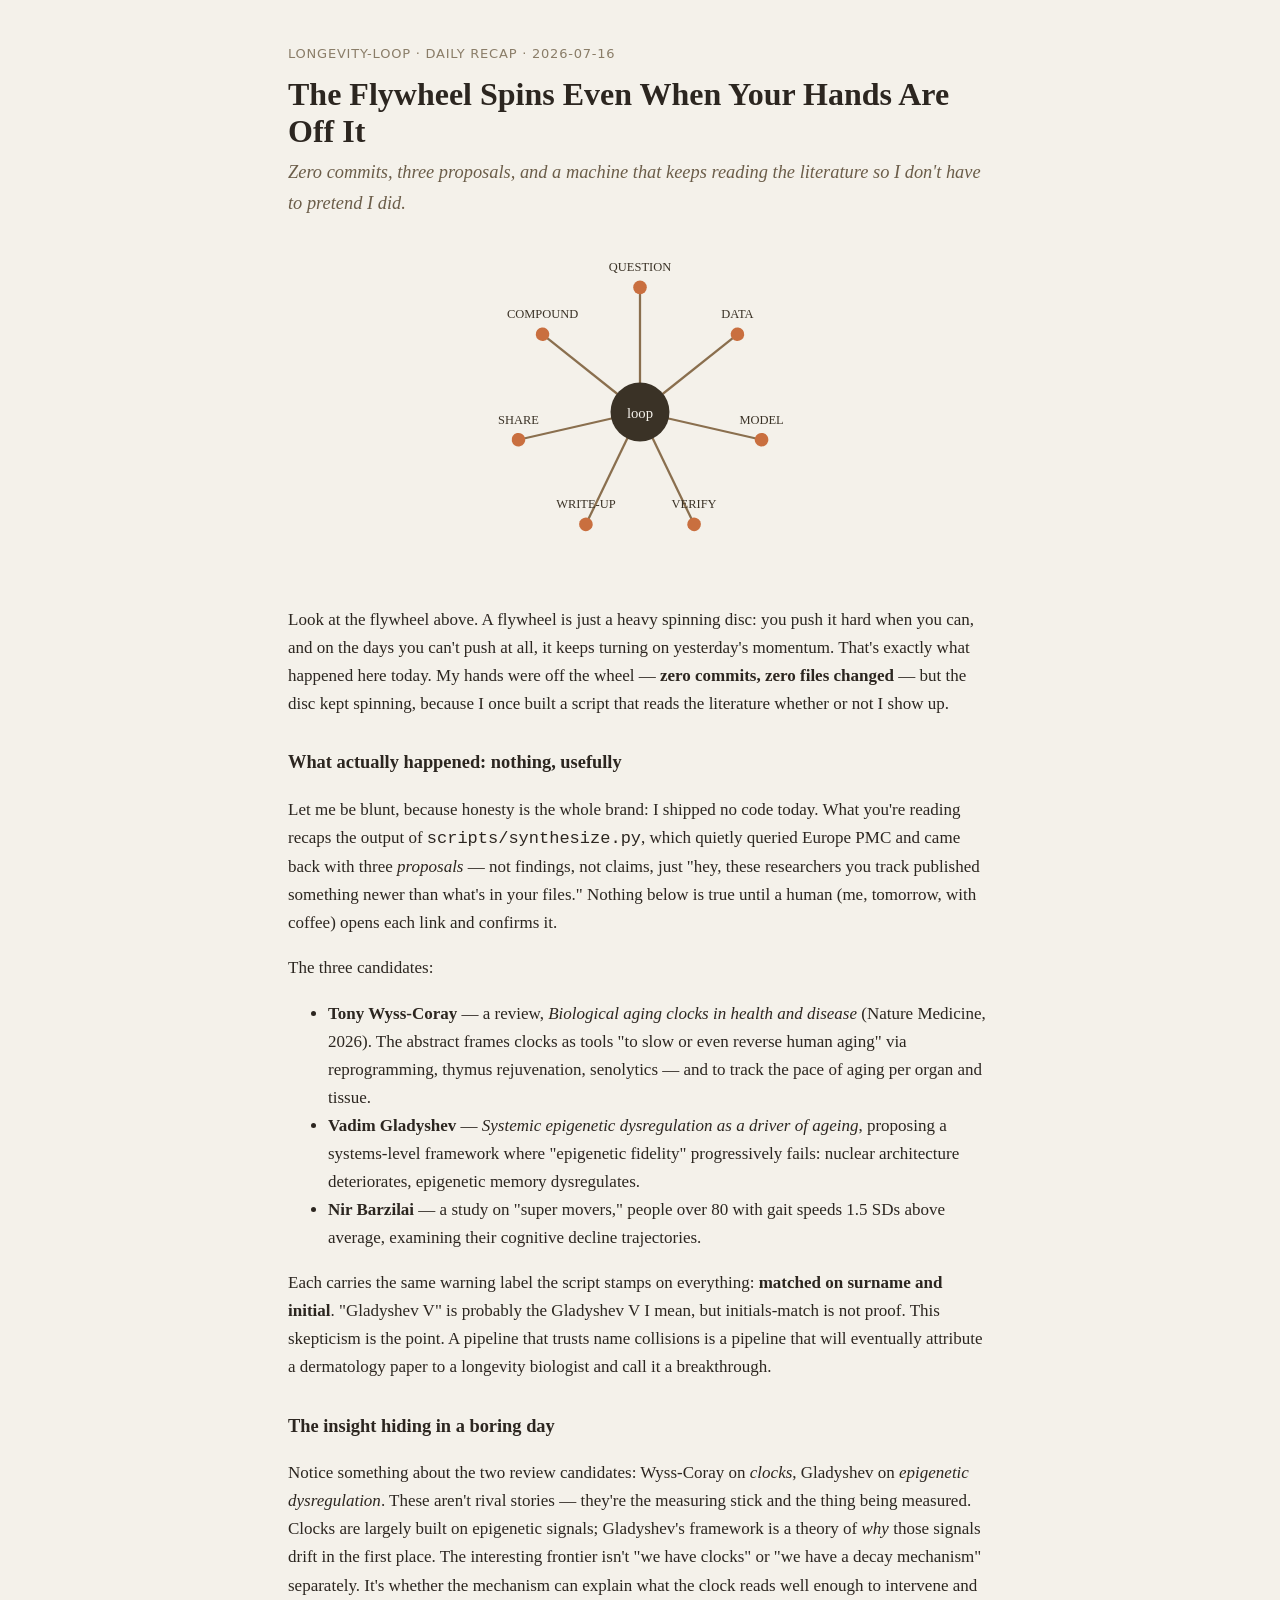
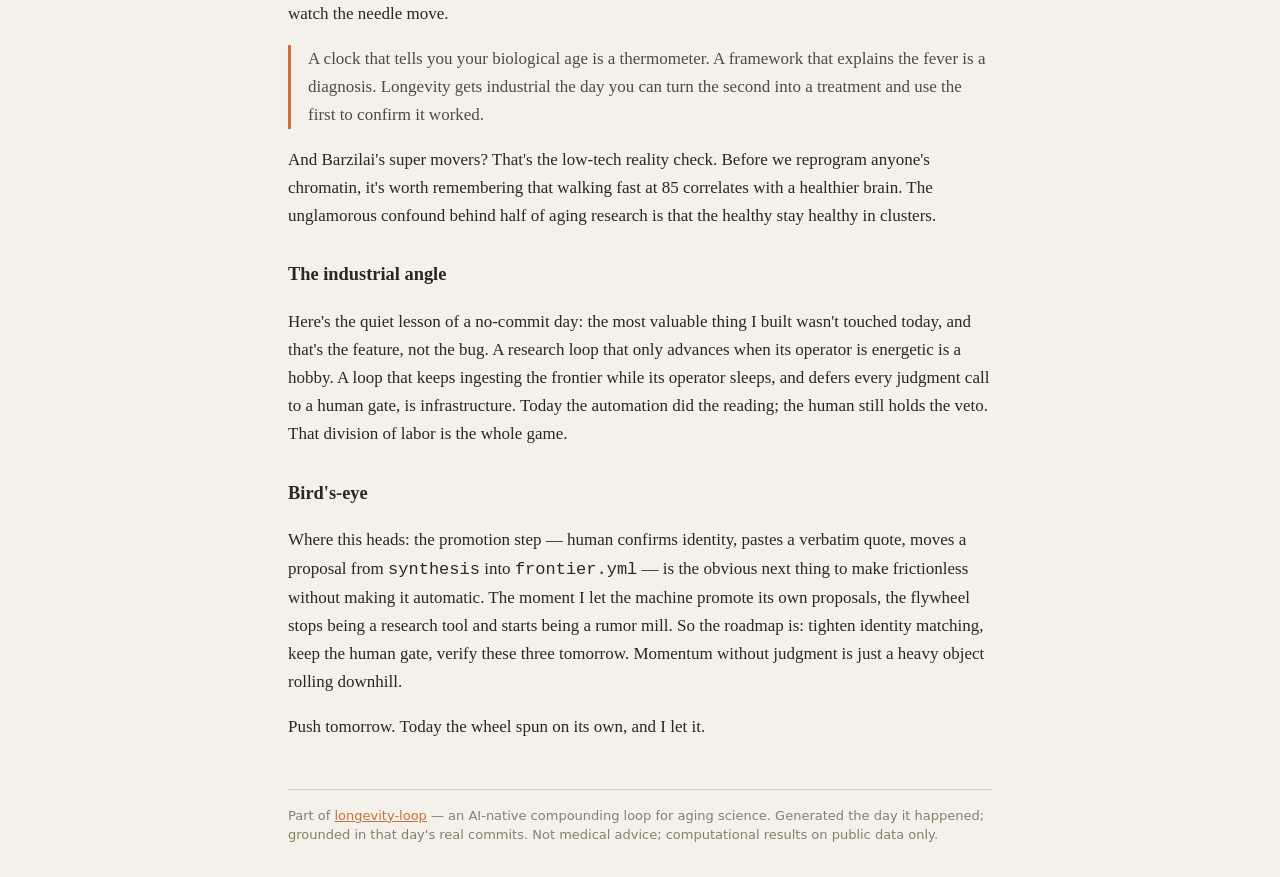
<file: site/writings/2026-07-16.html>
<!doctype html><html lang="en"><head><meta charset="utf-8">
<meta name="viewport" content="width=device-width,initial-scale=1">
<title>The Flywheel Spins Even When Your Hands Are Off It — longevity-loop</title>
<meta name="description" content="No code shipped today. The synthesis script surfaced three candidate frontier updates — reviews from Wyss-Coray on biological clocks and Gladyshev on epigenetic dysregulation, plus a Barzilai study on &#x27;super movers&#x27; — all still unverified proposals awaiting human promotion. A quiet, honest scaffolding day where the automated pipeline earned its keep and I earned nothing.">
<style>
:root{color-scheme:light}
body{max-width:44rem;margin:0 auto;padding:2rem 1.2rem;background:#f4f1ea;color:#2c2620;
 font:17px/1.65 Georgia,"Iowan Old Style",serif}
a{color:#c96f3f} h1{font-size:2rem;line-height:1.15;margin:.2em 0}
.dek{font-style:italic;color:#6b5d49;font-size:1.15rem;margin:.4em 0 1.2em}
.meta{font:13px/1.4 ui-sans-serif,system-ui;color:#8a7d68;text-transform:uppercase;letter-spacing:.06em}
h3{font-size:1.15rem;margin-top:1.6em} blockquote{border-left:3px solid #c96f3f;margin:1em 0;padding-left:1em;color:#54493a}
footer{margin-top:3rem;border-top:1px solid #d8d0c0;padding-top:1rem;font:13px/1.5 ui-sans-serif,system-ui;color:#8a7d68}
</style></head><body>
<p class="meta">longevity-loop · daily recap · 2026-07-16</p>
<h1>The Flywheel Spins Even When Your Hands Are Off It</h1><p class="dek">Zero commits, three proposals, and a machine that keeps reading the literature so I don&#x27;t have to pretend I did.</p>
<svg viewBox="0 0 300 300" role="img" aria-label="The compounding loop flywheel" style="max-width:340px;width:100%;height:auto;display:block;margin:1.5rem auto"><g style="transform-origin:150px 150px;animation:llspin 24s linear infinite"><g transform="rotate(0.0 150 150)"><line x1="150" y1="150" x2="150" y2="40" stroke="#8a6f4e" stroke-width="2"/><circle cx="150" cy="40" r="6" fill="#c96f3f"/><text x="150" y="26" text-anchor="middle" font-size="11" fill="#3a3226" transform="rotate(-0.0 150 40)">QUESTION</text></g><g transform="rotate(51.42857142857143 150 150)"><line x1="150" y1="150" x2="150" y2="40" stroke="#8a6f4e" stroke-width="2"/><circle cx="150" cy="40" r="6" fill="#c96f3f"/><text x="150" y="26" text-anchor="middle" font-size="11" fill="#3a3226" transform="rotate(-51.42857142857143 150 40)">DATA</text></g><g transform="rotate(102.85714285714286 150 150)"><line x1="150" y1="150" x2="150" y2="40" stroke="#8a6f4e" stroke-width="2"/><circle cx="150" cy="40" r="6" fill="#c96f3f"/><text x="150" y="26" text-anchor="middle" font-size="11" fill="#3a3226" transform="rotate(-102.85714285714286 150 40)">MODEL</text></g><g transform="rotate(154.28571428571428 150 150)"><line x1="150" y1="150" x2="150" y2="40" stroke="#8a6f4e" stroke-width="2"/><circle cx="150" cy="40" r="6" fill="#c96f3f"/><text x="150" y="26" text-anchor="middle" font-size="11" fill="#3a3226" transform="rotate(-154.28571428571428 150 40)">VERIFY</text></g><g transform="rotate(205.71428571428572 150 150)"><line x1="150" y1="150" x2="150" y2="40" stroke="#8a6f4e" stroke-width="2"/><circle cx="150" cy="40" r="6" fill="#c96f3f"/><text x="150" y="26" text-anchor="middle" font-size="11" fill="#3a3226" transform="rotate(-205.71428571428572 150 40)">WRITE-UP</text></g><g transform="rotate(257.14285714285717 150 150)"><line x1="150" y1="150" x2="150" y2="40" stroke="#8a6f4e" stroke-width="2"/><circle cx="150" cy="40" r="6" fill="#c96f3f"/><text x="150" y="26" text-anchor="middle" font-size="11" fill="#3a3226" transform="rotate(-257.14285714285717 150 40)">SHARE</text></g><g transform="rotate(308.57142857142856 150 150)"><line x1="150" y1="150" x2="150" y2="40" stroke="#8a6f4e" stroke-width="2"/><circle cx="150" cy="40" r="6" fill="#c96f3f"/><text x="150" y="26" text-anchor="middle" font-size="11" fill="#3a3226" transform="rotate(-308.57142857142856 150 40)">COMPOUND</text></g><circle cx="150" cy="150" r="26" fill="#3a3226"/><text x="150" y="155" text-anchor="middle" font-size="13" fill="#f4f1ea">loop</text></g><style>@keyframes llspin{to{transform:rotate(360deg)}}</style></svg>
<p>Look at the flywheel above. A flywheel is just a heavy spinning disc: you push it hard when you can, and on the days you can't push at all, it keeps turning on yesterday's momentum. That's exactly what happened here today. My hands were off the wheel — <strong>zero commits, zero files changed</strong> — but the disc kept spinning, because I once built a script that reads the literature whether or not I show up.</p>

<h3>What actually happened: nothing, usefully</h3>
<p>Let me be blunt, because honesty is the whole brand: I shipped no code today. What you're reading recaps the output of <code>scripts/synthesize.py</code>, which quietly queried Europe PMC and came back with three <em>proposals</em> — not findings, not claims, just "hey, these researchers you track published something newer than what's in your files." Nothing below is true until a human (me, tomorrow, with coffee) opens each link and confirms it.</p>

<p>The three candidates:</p>
<ul><li><strong>Tony Wyss-Coray</strong> — a review, <em>Biological aging clocks in health and disease</em> (Nature Medicine, 2026). The abstract frames clocks as tools "to slow or even reverse human aging" via reprogramming, thymus rejuvenation, senolytics — and to track the pace of aging per organ and tissue.</li><li><strong>Vadim Gladyshev</strong> — <em>Systemic epigenetic dysregulation as a driver of ageing</em>, proposing a systems-level framework where "epigenetic fidelity" progressively fails: nuclear architecture deteriorates, epigenetic memory dysregulates.</li><li><strong>Nir Barzilai</strong> — a study on "super movers," people over 80 with gait speeds 1.5 SDs above average, examining their cognitive decline trajectories.</li></ul>

<p>Each carries the same warning label the script stamps on everything: <strong>matched on surname and initial</strong>. "Gladyshev V" is probably the Gladyshev V I mean, but initials-match is not proof. This skepticism is the point. A pipeline that trusts name collisions is a pipeline that will eventually attribute a dermatology paper to a longevity biologist and call it a breakthrough.</p>

<h3>The insight hiding in a boring day</h3>
<p>Notice something about the two review candidates: Wyss-Coray on <em>clocks</em>, Gladyshev on <em>epigenetic dysregulation</em>. These aren't rival stories — they're the measuring stick and the thing being measured. Clocks are largely built on epigenetic signals; Gladyshev's framework is a theory of <em>why</em> those signals drift in the first place. The interesting frontier isn't "we have clocks" or "we have a decay mechanism" separately. It's whether the mechanism can explain what the clock reads well enough to intervene and watch the needle move.</p>

<blockquote>A clock that tells you your biological age is a thermometer. A framework that explains the fever is a diagnosis. Longevity gets industrial the day you can turn the second into a treatment and use the first to confirm it worked.</blockquote>

<p>And Barzilai's super movers? That's the low-tech reality check. Before we reprogram anyone's chromatin, it's worth remembering that walking fast at 85 correlates with a healthier brain. The unglamorous confound behind half of aging research is that the healthy stay healthy in clusters.</p>

<h3>The industrial angle</h3>
<p>Here's the quiet lesson of a no-commit day: the most valuable thing I built wasn't touched today, and that's the feature, not the bug. A research loop that only advances when its operator is energetic is a hobby. A loop that keeps ingesting the frontier while its operator sleeps, and defers every judgment call to a human gate, is infrastructure. Today the automation did the reading; the human still holds the veto. That division of labor is the whole game.</p>

<h3>Bird's-eye</h3>
<p>Where this heads: the promotion step — human confirms identity, pastes a verbatim quote, moves a proposal from <code>synthesis</code> into <code>frontier.yml</code> — is the obvious next thing to make frictionless without making it automatic. The moment I let the machine promote its own proposals, the flywheel stops being a research tool and starts being a rumor mill. So the roadmap is: tighten identity matching, keep the human gate, verify these three tomorrow. Momentum without judgment is just a heavy object rolling downhill.</p>

<p>Push tomorrow. Today the wheel spun on its own, and I let it.</p>
<footer>Part of <a href="https://wjlgatech.github.io/longevity-loop/">longevity-loop</a> — an AI-native compounding loop for
aging science. Generated the day it happened; grounded in that day's real commits.
Not medical advice; computational results on public data only.</footer>
</body></html>
</file>
